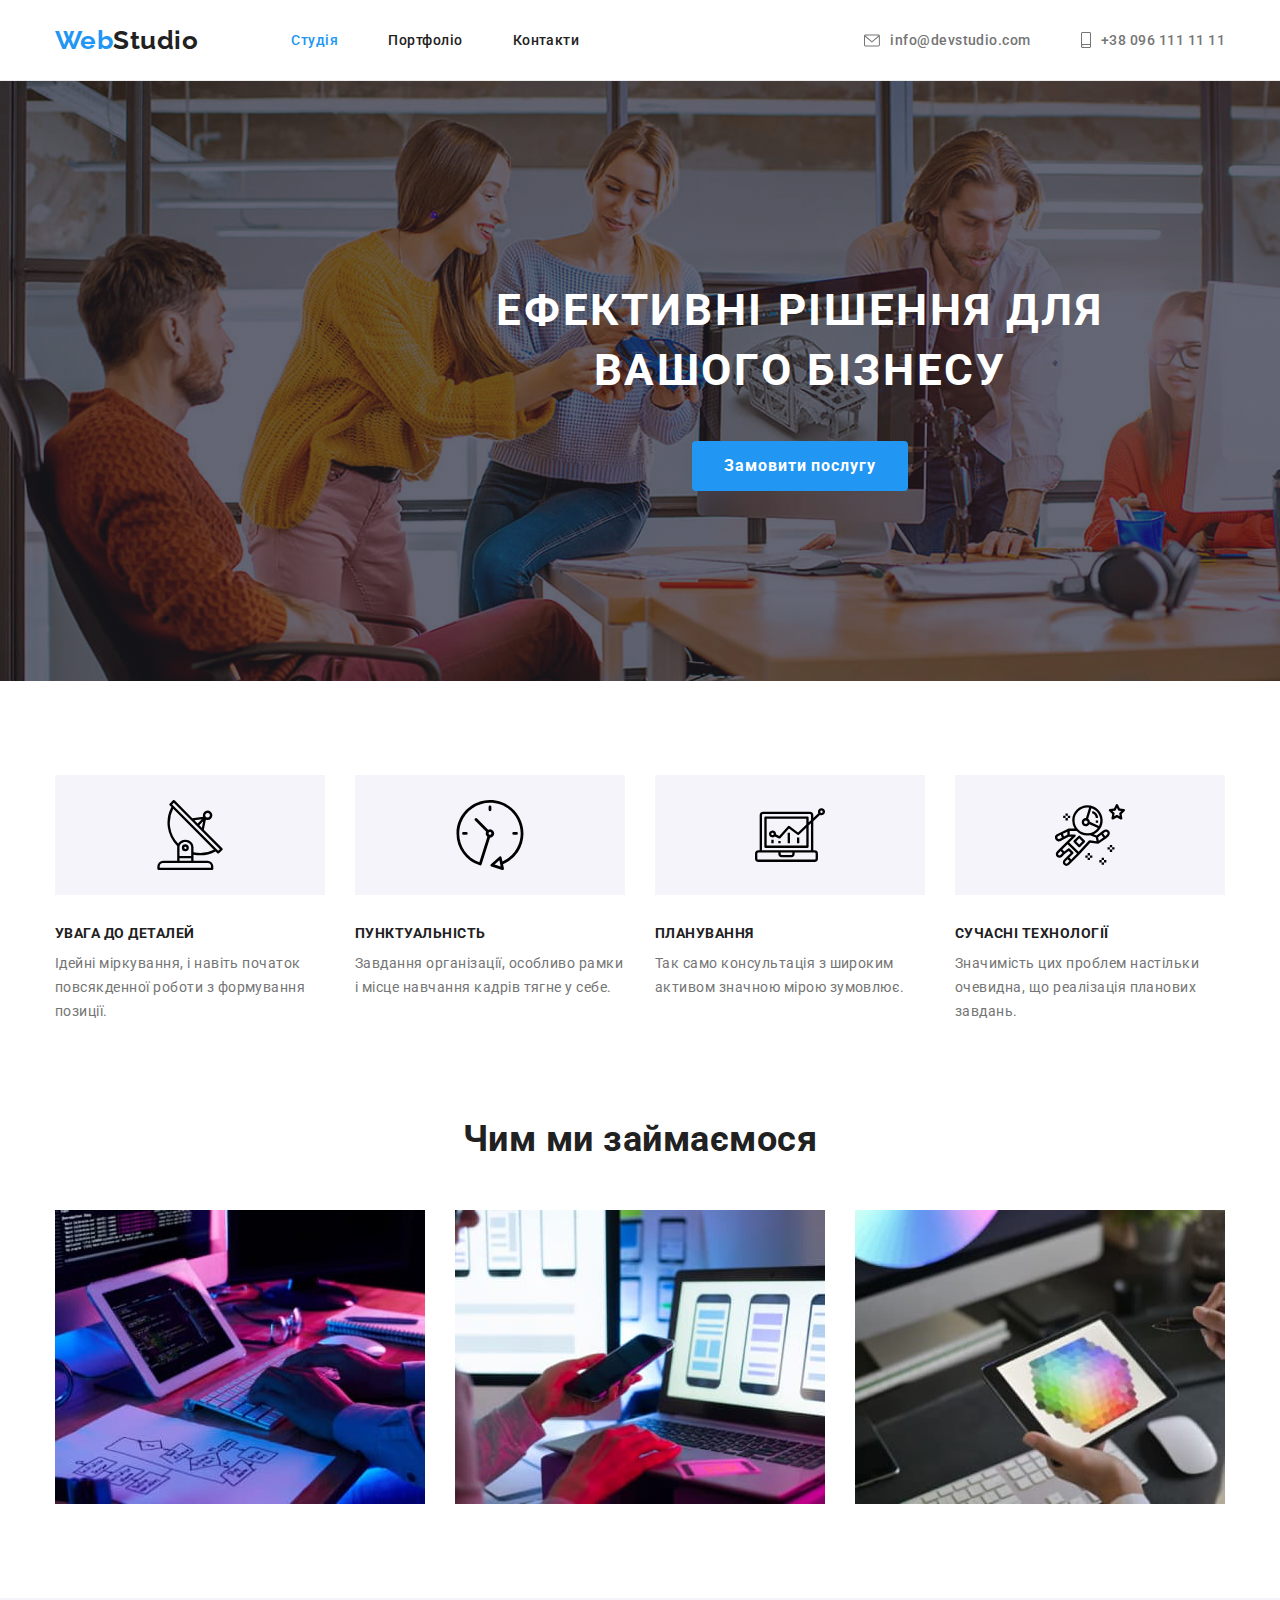
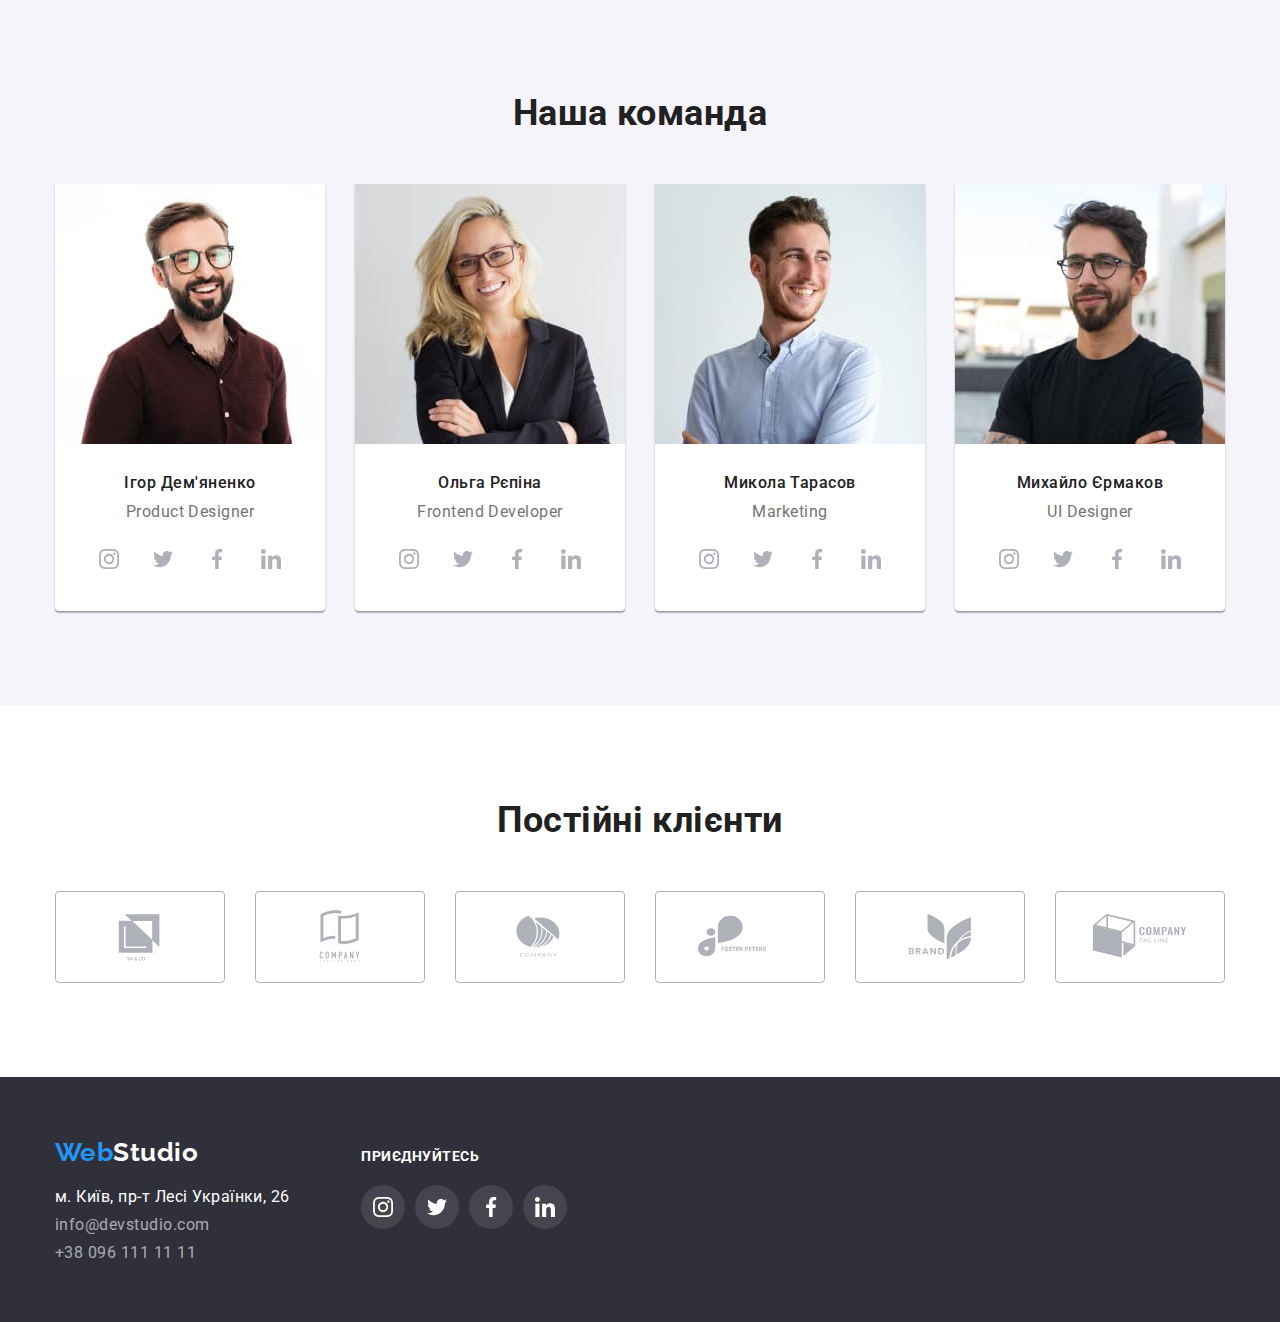
<file: index.html>
<!DOCTYPE html>
<html lang="uk">
<head>
  <meta charset="UTF-8">
  <meta http-equiv="X-UA-Compatible" content="IE=edge">
  <meta name="viewport" content="width=device-width, initial-scale=1.0">
  <title>WebStudio</title>

  <link href="https://fonts.googleapis.com/css2?family=Raleway:wght@700&family=Roboto:wght@400;500;700;900&display=swap"
rel="stylesheet">

<link rel="stylesheet" href="./css/normalize.css">
<link rel="stylesheet" href="./css/styles.css">

</head>
<body>
  <header class="header">
<div class="container header_container">
    <nav class="menu">
      <a class="logo" href="./index.html"><span class="logo-accent">Web</span>Studio</a>
      <ul class="menu__list">
        <li><a class="menu__link current" href="./index.html">Студія</a></li>
        <li><a class="menu__link" href="./portfolio.html">Портфоліо</a></li>
        <li><a class="menu__link" href="#">Контакти</a></li>
      </ul>
    </nav>
    <ul class="contact">
      <li><a class="contact__link" href="mailto:info@devstudio.com">
        <svg class="contact__icon" width="16" height="15">
          <use href="./images/symbol-defs.svg#icon-envelope"></use>
        </svg>
        info@devstudio.com</a></li>
      <li><a class="contact__link" href="tel:+380961111111">
        <svg class="contact__icon" width="10" height="16">
          <use href="./images/symbol-defs.svg#icon-smartphone"></use>
        </svg>+38 096 111 11 11</a></li>
    </ul>
  </div>
  </header>

  <main>
    <section class="hero">
      <div class="container"></div>
      <h1 class="hero__title">Ефективні рішення для вашого бізнесу</h1>
      <button class="hero__button" type="button">Замовити послугу</button>
    </div>
    </section>

    <section class="section">
      <div class="container">
      <h2 class="visually-hidden">Наші особливості</h2>
      <ul class="features__list">
        <li>
          <div class="features__box">
            <svg width="70" height="70">
              <use href="./images/symbol-defs.svg#icon-antenna"></use>
            </svg>
          </div>
          <h3 class="features__title">Увага до деталей</h3>
          <p class="features__text">Ідейні міркування, і навіть початок повсякденної роботи з формування позиції.</p>
        </li>
        <li>
          <div class="features__box">
            <svg width="70" height="70">
              <use href="./images/symbol-defs.svg#icon-clock"></use>
            </svg>
          </div>
          <h3 class="features__title">Пунктуальність</h3>
          <p class="features__text">Завдання організації, особливо рамки і місце навчання кадрів тягне у себе.</p>
        </li>
        <li>
          <div class="features__box">
            <svg width="70" height="70">
              <use href="./images/symbol-defs.svg#icon-diagram"></use>
            </svg>
          </div>
          <h3 class="features__title">Планування</h3>
          <p class="features__text">Так само консультація з широким активом значною мірою зумовлює.</p>
        </li>
        <li>
          <div class="features__box">
            <svg width="70" height="70">
              <use href="./images/symbol-defs.svg#icon-astronaut"></use>
            </svg>
          </div>
          <h3 class="features__title">Сучасні технології</h3>
          <p class="features__text">Значимість цих проблем настільки очевидна, що реалізація планових завдань.</p>
        </li>
      </ul>
    </div>
    </section>

    <section class="section work">
      <div class="container">
      <h2 class="section__title">Чим ми займаємося</h2>
      <ul class="work__list">
        <li><img src="./images/box1.jpg" alt="img" width="370"></li>
        <li><img src="./images/box2.jpg" alt="img" width="370"></li>
        <li><img src="./images/box3.jpg" alt="img" width="370"></li>
      </ul>
    </div>
    </section>

    <section class="section team">
      <div class="container">
      <h2 class="section__title">Наша команда</h2>
      <ul class="team__list">
        <li class="team__item">
          <img src="./images/team01.jpg" alt="img" width="270">
          <div class="team__info">
          <h3 class="team__name">Ігор Дем'яненко</h3>
          <p class="team__position">Product Designer</p>
          <ul class="social__list">
            <li>
              <a href="#" class="social__link">
                <svg width="20" height="20" class="social__icon">
                  <use href="./images/symbol-defs1.svg#icon-instagram-2"></use>
                </svg>
              </a>
            </li >
            <li>
              <a href="#" class="social__link">
                <svg width="20" height="20" class="social__icon">
                  <use href="./images/symbol-defs1.svg#icon-twitter-1"></use>
                </svg>
              </a>
            </li >
            <li>
              <a href="#" class="social__link">
                <svg width="20" height="20" class="social__icon">
                  <use href="./images/symbol-defs1.svg#icon-facebook-1"></use>
                </svg>
              </a>
            </li >
            <li>
              <a href="#" class="social__link">
                <svg width="20" height="20" class="social__icon">
                  <use href="./images/symbol-defs1.svg#icon-linkedin-1"></use>
                </svg>
              </a>
            </li>
          </ul>
        </div>
        </li>
        <li class="team__item">
          <img src="./images/team02.jpg" alt="img" width="270">
          <div class="team__info">
          <h3 class="team__name">Ольга Рєпіна</h3>
          <p class="team__position">Frontend Developer</p>
          <ul class="social__list">
            <li>
              <a href="#" class="social__link">
                <svg width="20" height="20" class="social__icon">
                  <use href="./images/symbol-defs1.svg#icon-instagram-2"></use>
                </svg>
              </a>
            </li >
            <li>
              <a href="#" class="social__link">
                <svg width="20" height="20" class="social__icon">
                  <use href="./images/symbol-defs1.svg#icon-twitter-1"></use>
                </svg>
              </a>
            </li >
            <li>
              <a href="#" class="social__link">
                <svg width="20" height="20" class="social__icon">
                  <use href="./images/symbol-defs1.svg#icon-facebook-1"></use>
                </svg>
              </a>
            </li >
            <li>
              <a href="#" class="social__link">
                <svg width="20" height="20" class="social__icon">
                  <use href="./images/symbol-defs1.svg#icon-linkedin-1"></use>
                </svg>
              </a>
            </li>
          </ul>
        </div>
        </li>
        <li class="team__item">
          <img src="./images/team03.jpg" alt="img" width="270">
          <div class="team__info">
          <h3 class="team__name">Микола Тарасов</h3>
          <p class="team__position">Marketing</p>
          <ul class="social__list">
            <li>
              <a href="#" class="social__link">
                <svg width="20" height="20" class="social__icon">
                  <use href="./images/symbol-defs1.svg#icon-instagram-2"></use>
                </svg>
              </a>
            </li >
            <li>
              <a href="#" class="social__link">
                <svg width="20" height="20" class="social__icon">
                  <use href="./images/symbol-defs1.svg#icon-twitter-1"></use>
                </svg>
              </a>
            </li >
            <li>
              <a href="#" class="social__link">
                <svg width="20" height="20" class="social__icon">
                  <use href="./images/symbol-defs1.svg#icon-facebook-1"></use>
                </svg>
              </a>
            </li >
            <li>
              <a href="#" class="social__link">
                <svg width="20" height="20" class="social__icon">
                  <use href="./images/symbol-defs1.svg#icon-linkedin-1"></use>
                </svg>
              </a>
            </li>
          </ul>
        </div>
        </li>
        <li class="team__item">
          <img src="./images/team04.jpg" alt="img" width="270">
          <div class="team__info">
          <h3 class="team__name">Михайло Єрмаков</h3>
          <p class="team__position">UI Designer</p>
          <ul class="social__list">
            <li>
              <a href="#" class="social__link">
                <svg width="20" height="20" class="social__icon">
                  <use href="./images/symbol-defs1.svg#icon-instagram-2"></use>
                </svg>
              </a>
            </li >
            <li>
              <a href="#" class="social__link">
                <svg width="20" height="20" class="social__icon">
                  <use href="./images/symbol-defs1.svg#icon-twitter-1"></use>
                </svg>
              </a>
            </li >
            <li>
              <a href="#" class="social__link">
                <svg width="20" height="20" class="social__icon">
                  <use href="./images/symbol-defs1.svg#icon-facebook-1"></use>
                </svg>
              </a>
            </li >
            <li>
              <a href="#" class="social__link">
                <svg width="20" height="20" class="social__icon">
                  <use href="./images/symbol-defs1.svg#icon-linkedin-1"></use>
                </svg>
              </a>
            </li>
          </ul>
        </div>
        </li>
      </ul>
    </div>
    </section>

<section class="section">
  <div class="container">
    <h2 class="section__title">Постійні клієнти</h2>
    <ul class="client__list">
      <li class="client__item">
        <a href="" class="client__link">
          <svg class="client__icon" width="106" height="60">
            <use href="./images/symbol-defs.svg#icon-Logo"></use>
          </svg>
        </a>
      </li>
      <li class="client__item">
        <a href="" class="client__link">
          <svg class="client__icon" width="106" height="60">
            <use href="./images/symbol-defs.svg#icon-Logo1"></use>
          </svg>
        </a>
      </li>
      <li class="client__item">
        <a href="" class="client__link">
          <svg class="client__icon" width="106" height="60">
            <use href="./images/symbol-defs.svg#icon-Logo2"></use>
          </svg>
        </a>
      </li>
      <li class="client__item">
        <a href="" class="client__link">
          <svg class="client__icon" width="106" height="60">
            <use href="./images/symbol-defs.svg#icon-Logo3"></use>
          </svg>
        </a>
      </li>
      <li class="client__item">
        <a href="" class="client__link">
          <svg class="client__icon" width="106" height="60">
            <use href="./images/symbol-defs.svg#icon-Logo4"></use>
          </svg>
        </a>
      </li>
      <li class="client__item">
        <a href="" class="client__link">
          <svg class="client__icon" width="106" height="60">
            <use href="./images/symbol-defs.svg#icon-Logo5"></use>
          </svg>
        </a>
      </li>
    </ul>
  </div>

</section>

  </main>

  <footer class="footer">
    <div class="container footer__box">
      <div class="footer__contact">
    <a class="logo logo_footer" href="./index.html"><span class="logo-accent">Web</span>Studio</a>
    <address>
      <ul class="address__list">
        <li class="address__item"><a class="address__link footer__address" href="https://goo.gl/maps/CPtrU1FHBa2aNyZL9" target="_blank" rel="noopener noreferrer">
          м. Київ, пр-т Лесі Українки, 26</a></li>
          <li class="address__item"><a class="address__link" href="mailto:info@devstudio.com">info@devstudio.com</a></li>
          <li class="address__item"><a class="address__link" href="tel:+380961111111">+38 096 111 11 11</a></li>
      </ul>
    </address>
  </div>
    <div class="footer__social">
      <p class="footer__social-text">Приєднуйтесь</p>
      <ul class="social__list">
        <li>
          <a href="#" class="social__link">
            <svg width="20" height="20" class="social__icon">
              <use href="./images/symbol-defs1.svg#icon-instagram-2"></use>
            </svg>
          </a>
        </li >
        <li>
          <a href="#" class="social__link">
            <svg width="20" height="20" class="social__icon">
              <use href="./images/symbol-defs1.svg#icon-twitter-1"></use>
            </svg>
          </a>
        </li >
        <li>
          <a href="#" class="social__link">
            <svg width="20" height="20" class="social__icon">
              <use href="./images/symbol-defs1.svg#icon-facebook-1"></use>
            </svg>
          </a>
        </li >
        <li>
          <a href="#" class="social__link">
            <svg width="20" height="20" class="social__icon">
              <use href="./images/symbol-defs1.svg#icon-linkedin-1"></use>
            </svg>
          </a>
        </li>
      </ul>
    </div>
    <!-- <div class="form">
      <input type="email" class="email" placeholder="E-mail">
    </div> -->
  </div>
  </footer>
</body>
</html>
</file>
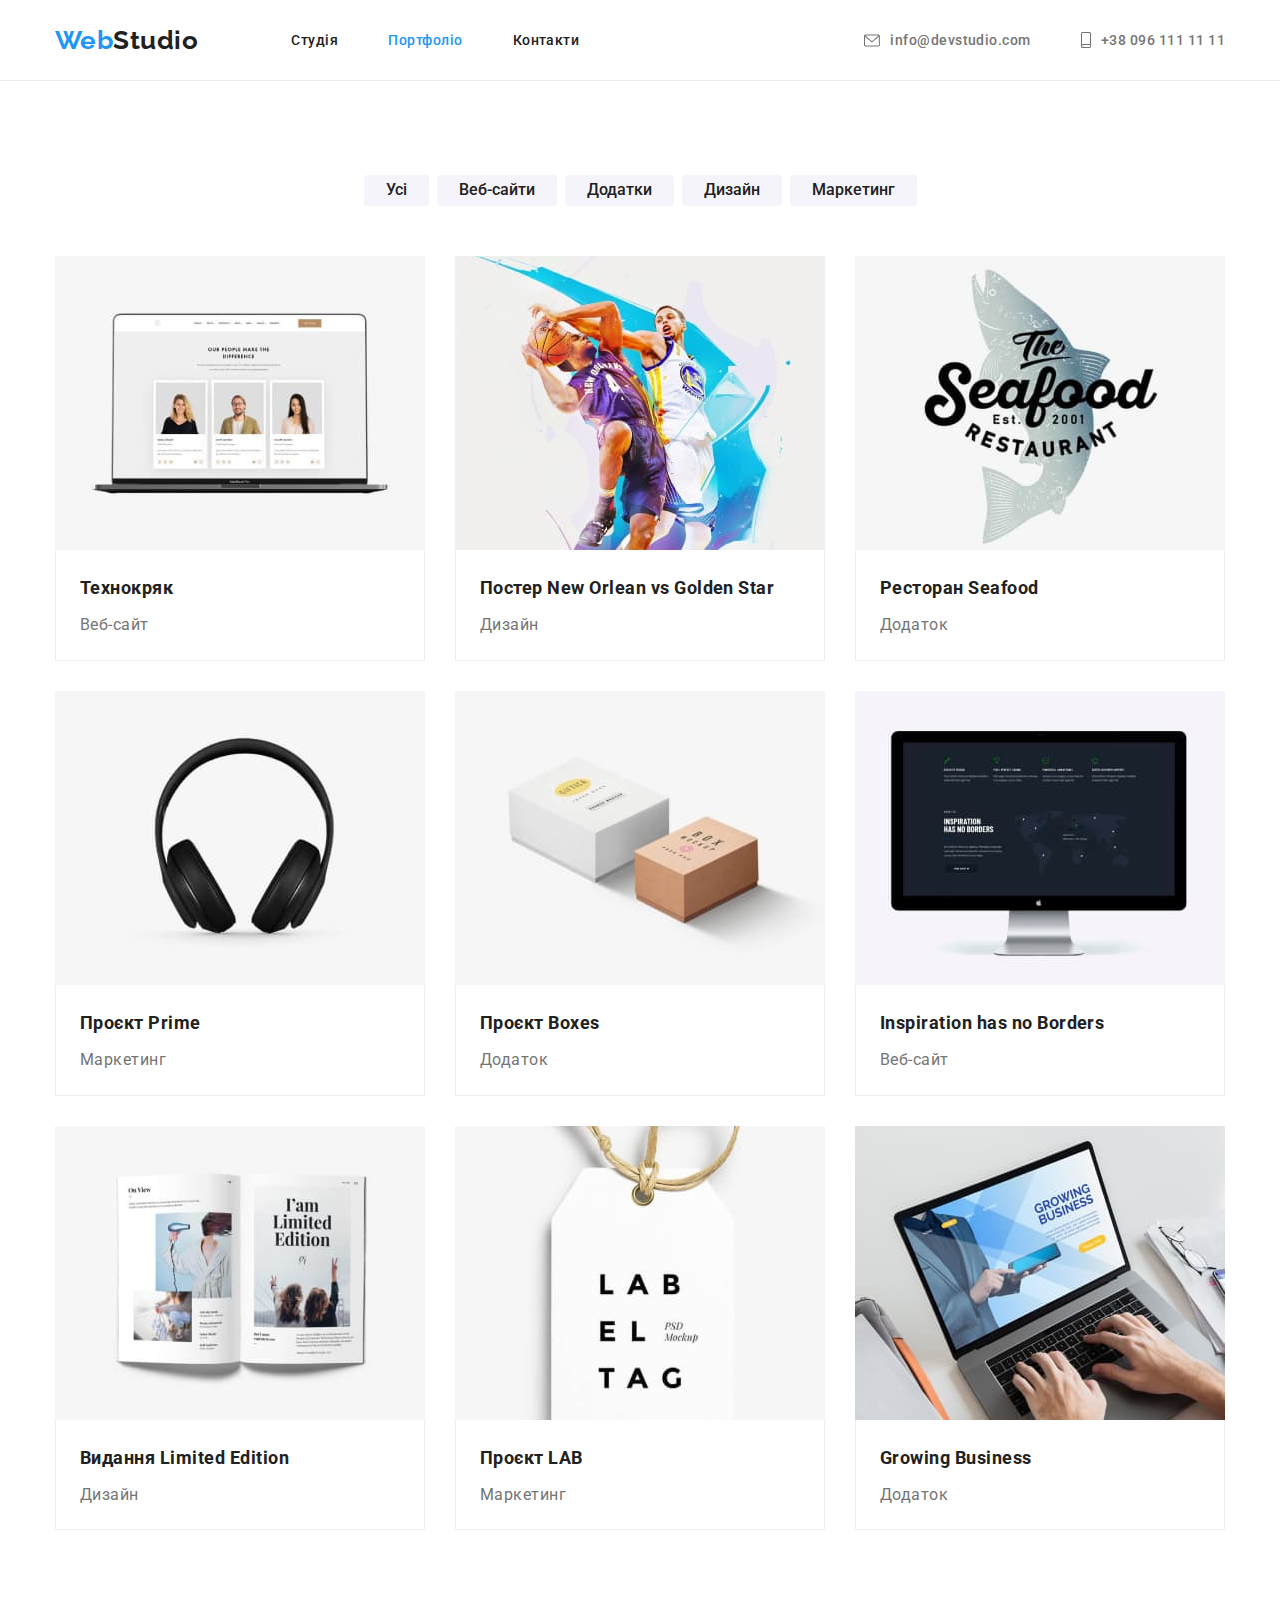
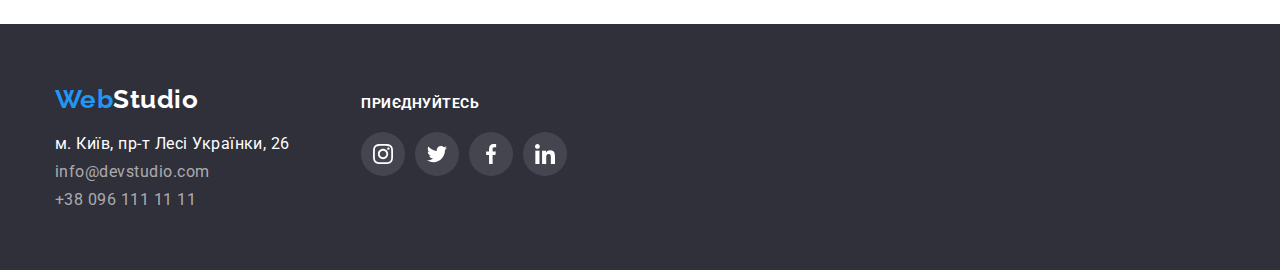
<file: portfolio.html>
<!DOCTYPE html>
<html lang="uk">
<head>
    <meta charset="UTF-8">
    <meta http-equiv="X-UA-Compatible" content="IE=edge">
    <meta name="viewport" content="width=device-width, initial-scale=1.0">
    <title>WebStudio</title>

    <link href="https://fonts.googleapis.com/css2?family=Raleway:wght@700&family=Roboto:wght@400;500;700;900&display=swap"
    rel="stylesheet">
    
    <link rel="stylesheet" href="./css/normalize.css">
    <link rel="stylesheet" href="./css/styles.css">
</head>
<body>
    <header class="header">
        <div class="container header_container">
            <nav class="menu">
             
              <a class="logo" href="./index.html"><span class="logo-accent">Web</span>Studio</a>
              <ul class="menu__list">
                <li><a class="menu__link" href="./index.html">Студія</a></li>
                <li><a class="menu__link current" href="./portfolio.html">Портфоліо</a></li>
                <li><a class="menu__link" href="#">Контакти</a></li>
              </ul>
            </nav>
            <ul class="contact">
              <li><a class="contact__link" href="mailto:info@devstudio.com">
                <svg class="contact__icon" width="16" height="15">
                  <use href="./images/symbol-defs.svg#icon-envelope"></use>
                </svg>
                info@devstudio.com</a></li>
              <li><a class="contact__link" href="tel:+380961111111">
                <svg class="contact__icon" width="10" height="16">
                  <use href="./images/symbol-defs.svg#icon-smartphone"></use>
                </svg>+38 096 111 11 11</a></li>
            </ul>
          </div>
          </header>
      <main>
        <section class="section">
            <div class="container">
            <h1 class="visually-hidden">Портфоліо</h1>
            <ul class="btn__list">
                <li class="btn__item"><button class="btn" type="button">Усі</button></li>
                <li class="btn__item"><button class="btn" type="button">Веб-сайти</button></li>
                <li class="btn__item"><button class="btn" type="button">Додатки</button></li>
                <li class="btn__item"><button class="btn" type="button">Дизайн</button></li>
                <li class="btn__item"><button class="btn" type="button">Маркетинг</button></li>
            </ul>
            <ul class="portfolio__list">
                <li class="portfolio__item">
                    <a href="">
                        <img src="./images/img01.jpg" alt="img" width="370">
                        <div class="portfolio__box">
                        <h2>Технокряк</h2>
                        <p>Веб-сайт</p>
                    </div>
                    </a>
                
                </li>
                <li class="portfolio__item">
                    <a href="">
                        <img src="./images/img02.jpg" alt="img" width="370">
                        <div class="portfolio__box">
                        <h2>Постер New Orlean vs Golden Star</h2>
                        <p>Дизайн</p>
                    </div>
                    </a>
                </li>
                <li class="portfolio__item">
                    <a href="">
                        <img src="./images/img03.jpg" alt="img" width="370">
                        <div class="portfolio__box">
                        <h2>Ресторан Seafood</h2>
                        <p>Додаток</p>
                    </div>
                    </a>
                </li>
                <li class="portfolio__item">
                    <a href="">
                        <img src="./images/img04.jpg" alt="img" width="370">
                        <div class="portfolio__box">
                        <h2>Проєкт Prime</h2>
                        <p>Маркетинг</p>
                    </div>
                    </a>
                </li>
                <li class="portfolio__item">
                    <a href="">
                        <img src="./images/img05.jpg" alt="img" width="370">
                        <div class="portfolio__box">
                        <h2>Проєкт Boxes</h2>
                        <p>Додаток</p>
                    </div>
                    </a>
                </li>
                <li class="portfolio__item">
                    <a href="">
                        <img src="./images/img06.jpg" alt="img" width="370">
                        <div class="portfolio__box">
                        <h2>Inspiration has no Borders</h2>
                        <p>Веб-сайт</p>
                    </div>
                    </a>
                </li>
                <li class="portfolio__item">
                    <a href="">
                        <img src="./images/img07.jpg" alt="img" width="370">
                        <div class="portfolio__box">
                        <h2>Видання Limited Edition</h2>
                        <p>Дизайн</p>
                    </div>
                    </a>
                </li>
                <li class="portfolio__item">
                    <a href="">
                        <img src="./images/img08.jpg" alt="img" width="370">
                        <div class="portfolio__box">
                        <h2>Проєкт LAB</h2>
                        <p>Маркетинг</p>
                        </div>
                    </a>
                </li>
                <li class="portfolio__item">
                    <a href="">
                        <img src="./images/img09.jpg" alt="img" width="370">
                        <div class="portfolio__box">
                        <h2>Growing Business</h2>
                        <p>Додаток</p>
                        </div>
                    </a>
                </li>
            </ul>
        </div>
        </section>

      </main>
      <footer class="footer">
        <div class="container footer__box">
          <div class="footer__contact">
        <a class="logo logo_footer" href="./index.html"><span class="logo-accent">Web</span>Studio</a>
        <address>
          <ul class="address__list">
            <li class="address__item"><a class="address__link footer__address" href="https://goo.gl/maps/CPtrU1FHBa2aNyZL9" target="_blank" rel="noopener noreferrer">
              м. Київ, пр-т Лесі Українки, 26</a></li>
              <li class="address__item"><a class="address__link" href="mailto:info@devstudio.com">info@devstudio.com</a></li>
              <li class="address__item"><a class="address__link" href="tel:+380961111111">+38 096 111 11 11</a></li>
          </ul>
        </address>
      </div>
        <div class="footer__social">
          <p class="footer__social-text">Приєднуйтесь</p>
          <ul class="social__list">
            <li>
              <a href="#" class="social__link">
                <svg width="20" height="20" class="social__icon">
                  <use href="./images/symbol-defs1.svg#icon-instagram-2"></use>
                </svg>
              </a>
            </li >
            <li>
              <a href="#" class="social__link">
                <svg width="20" height="20" class="social__icon">
                  <use href="./images/symbol-defs1.svg#icon-twitter-1"></use>
                </svg>
              </a>
            </li >
            <li>
              <a href="#" class="social__link">
                <svg width="20" height="20" class="social__icon">
                  <use href="./images/symbol-defs1.svg#icon-facebook-1"></use>
                </svg>
              </a>
            </li >
            <li>
              <a href="#" class="social__link">
                <svg width="20" height="20" class="social__icon">
                  <use href="./images/symbol-defs1.svg#icon-linkedin-1"></use>
                </svg>
              </a>
            </li>
          </ul>
        </div>
        <!-- <div class="form">
          <input type="email" class="email" placeholder="E-mail">
        </div> -->
      </div>
      </footer>
</body>
</html>
</file>
<file: css/styles.css>
* {
box-sizing: border-box;
margin: 0;
padding: 0;
}

:root {
    --main-color: #212121;
    --grey-color: #757575;
    --accent-color: #2196F3;
    --bg-dark-color: #2F303A;
    --bg-light-color: #F5F4FA;
    --light-color: #FFFFFF;
}

body {
    font-family: "Roboto", sans-serif;
    color: var(--main-color);
    letter-spacing: 0.03em;
    line-height: 1.17;
}

ul {
    list-style: none;
}

a {
    text-decoration: none;
}

address {
    font-style: normal;
}

img {
    display: block;
    width: 100%;
    height: auto;
}

.container {
    width: 1200px;
    padding-left: 15px;
    padding-right: 15px;
    margin-right: auto;
    margin-left: auto;
}

.logo {
    font-family: "Raleway", sans-serif;
    font-size: 26px;
    color: var(--main-color);
    line-height: 1.19;
    font-weight: 700;
    margin-right: 93px;
    display: block;
}

.logo-accent {
    color: var(--accent-color);
}

.menu__link, .contact__link {
    font-size: 14px;
    font-weight: 500;
    color: var(--main-color);
    padding: 32px 0;
    display: block;
}

.menu__link.current {
    color: var(--accent-color);
}

.contact__link {
    color: var(--grey-color);
    display: flex;
    align-items: center;
    gap: 10px;
}

.contact__icon {
    fill: var(--grey-color);
}

.menu__link:hover, .menu__link:focus,
.contact__link:hover, .contact__link:focus,
.address__link:hover, .address__link:focus {
    color: var(--accent-color);
}

.contact__link:hover .contact__icon,
.contact__link:focus .contact__icon
{
    fill: var(--accent-color);
}

.hero {
    background-color: var(--bg-dark-color);
    background: linear-gradient(to right, rgba(47, 48, 58, 0.4), rgba(47, 48, 58, 0.4)), url(../images/img.jpg);
    background-position: center;
    background-repeat: no-repeat;
    background-size: cover;
    padding-top: 200px;
    padding-bottom: 200px;
    text-align: center;
    width: 1600px;
    height: 600px;
    margin: 0 auto;
}

.hero__title {
    width: 696px;
    color: var(--light-color);
    font-size: 44px;
    line-height: 1.36;
    margin: 0 auto;
    text-transform: uppercase;
    letter-spacing: 0.06em;
    margin-bottom: 40px;
}

.hero__button {
    display: block;
    font-family: inherit;
    font-size: 16px;
    font-weight: 700;
    line-height: 1.87;
    color: var(--light-color);
    background-color: var(--accent-color);
    border: none;
    cursor: pointer;
    border-radius: 4px;
    padding: 10px 32px;
    margin: 0 auto;
    letter-spacing: 0.06em;
}

.hero__button:hover, .hero__button:focus {
    background-color: #188CE8;
}

.visually-hidden {
    position: absolute;
      white-space: nowrap;
      width: 1px;
      height: 1px;
      overflow: hidden;
      border: 0;
      padding: 0;
      clip: rect(0 0 0 0);
      clip-path: inset(50%);
      margin: -1px;
  } 

.features__title {
    font-size: 14px;
    font-weight: 700;
    text-transform: uppercase;
    margin-bottom: 10px;
}

.features__text {
    color: var(--grey-color);
    font-size: 14px;
    line-height: 1.71;
}

.features__box {
    height: 120px;
    background-color: #F5F4FA;
    display: flex;
    justify-content: center;
    align-items: center;
    margin-bottom: 30px;
}

.section__title {
    font-size: 36px;
    font-weight: 700;
    margin-bottom: 50px;
    text-align: center;
}

.team {
    background-color: var(--bg-light-color);
}

.team__name {
    font-size: 16px;
    font-weight: 500;
    margin-bottom: 10px;
    
}

.team__position {
    font-size: 16px;
    color: var(--grey-color);
    margin-bottom: 16px;
}

.logo_footer {
    color: var(--light-color);
    display: block;
    margin-bottom: 20px;
}

.footer {
    background-color: var(--bg-dark-color);
    padding-top: 60px;
    padding-bottom: 60px;

}

.footer__box {
    display: flex;
    align-items: baseline;
}

.footer__contact {
    margin-right: 70px;
}

.address__link {
    color:rgba(255, 255, 255, 0.6);
}

.footer__address {
    color: var(--light-color);
}

.btn {
    font-family: inherit;
    font-size: 16px;
    font-weight: 500;
    cursor: pointer;
    display: block;
    padding: 6px 22px;
    color: var(--main-color);
    background-color: var(--bg-light-color);
    border: none;
    border-radius: 4px;
}

.btn:hover, .btn:focus {
    background-color: var(--accent-color);
    color: var(--light-color);
    box-shadow: 0px 2px 2px 0px rgba(0, 0, 0, 0.12), 
    0px 1px 2px 0px rgba(0, 0, 0, 0.08);
}

.portfolio__list {
    display: flex;
    gap: 30px;
    flex-wrap: wrap;
}

.portfolio__item {
    flex-basis: calc((100% - 60px) / 3);
}

.portfolio__list a {
    color: var(--main-color);

}

.portfolio__list h2 {
    font-size: 18px;
    font-weight: 700;
    margin-bottom: 4px;
    line-height: 2;
}

.portfolio__list p {
    font-size: 16px; 
    color: var(--grey-color);
    line-height: 1.87;
}

.portfolio__item a {
    display: block;
}

.portfolio__item a:hover {
    box-shadow: 0px 1px 1px rgb(0 0 0 / 12%), 0px 4px 4px rgb(0 0 0 / 6%), 1px 4px 6px rgb(0 0 0 / 16%);
}

.portfolio__box {
    border-width: 0 1px 1px 1px;
    border-color:#EEEEEE;
    border-style: solid;
    padding: 20px 24px;
}



/* хедер */
.header {
    border-bottom: 1px solid #ECECEC;
}

.header_container {
    display: flex;
    justify-content: space-between;
    align-items: center;
}

.menu, .menu__list, .contact {
    display: flex;
    align-items: center;
}

.menu__list, .contact {
    gap: 50px;
}

.section {
    padding-top: 94px;
    padding-bottom: 94px;
}

.features__list,
.work__list,
.team__list,
.client__list {
    display: flex;
    gap: 30px;
}

.features__list li {
    flex-basis: calc((100% - 90px) / 4);
}

.work {
    padding-top: 0;
}

.team__item {
    background-color: var(--light-color);
    text-align: center;
    border-radius: 0px 0px 4px 4px;
    box-shadow: 0px 1px 3px rgba(0, 0, 0, 0.12), 0px 1px 1px rgba(0, 0, 0, 0.14), 0px 2px 1px rgba(0, 0, 0, 0.2);
}

.team__info {
    padding: 30px 0;
}

/* футер */
.address__item:not(:last-child) {
    margin-bottom: 9px;
}

.client__item {
    flex-basis: calc((100% - 150px) / 6);
}

.client__link {
    border: 1px solid #AFB1B8;
    border-radius: 4px;
    height: 92px;
    display: flex;
    justify-content: center;
    align-items: center;
    fill: #AFB1B8;
    
}

.client__link:hover,
.client__link:hover .client__icon {
    border-color: var(--accent-color);
    fill: var(--accent-color);
}

/* .email {
    background-color:transparent;
    outline: none;
    border: 1px solid grey;
    border-radius: 4px;
    padding-left: 10px;
    width: 300px;
    height: 50px;
    color: #188CE8;
} */

.btn__list {
    display: flex;
    gap: 8px;
    justify-content: center;
    margin-bottom: 50px;
}

.social__list {
    display: flex;
    gap: 10px;
    justify-content: center;
}

.social__link {
    width: 44px;
    height: 44px;
    display: flex;
    justify-content: center;
    align-items: center;
    border-radius: 50%;
}

.social__icon {
    fill: #AFB1B8;
}

.social__link:hover, .social__link:focus {
    background-color: var(--accent-color);
}

.social__link:hover .social__icon,
.social__link:focus .social__icon {
    fill: var(--light-color);
}

.footer__social .social__link {
    background-color: rgba(255, 255, 255, 0.1);
}

.footer__social .social__link:hover {
    background-color: var(--accent-color);
}

.footer__social .social__icon {
    fill: var(--light-color);
}

.footer__social-text {
    text-transform: uppercase;
    color: var(--light-color);
    font-weight: 700;
    font-size: 14px;
    line-height: calc(16.41/14);
    margin-bottom: 20px;
}
</file>
